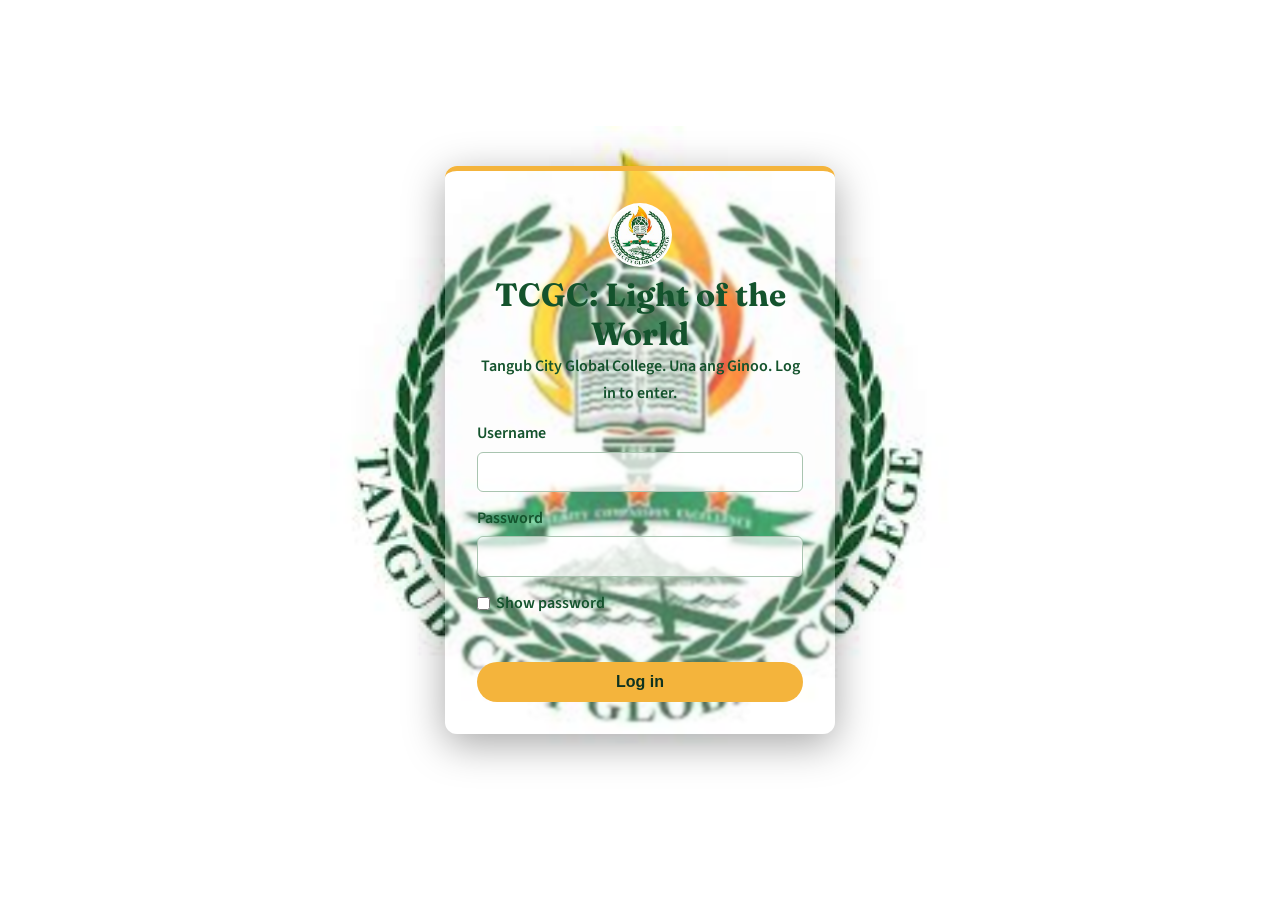
<file: index.html>
<!DOCTYPE html>
<html lang="en">
<head>
<meta charset="UTF-8">
<meta name="viewport" content="width=device-width, initial-scale=1">
<meta name="description" content="A single-page personal reflection website by a Tangub City Global College student on faith, integrity, and responsible digital citizenship.">
<title>TCGC Light of the World</title>
<link rel="stylesheet" href="https://fonts.googleapis.com/css2?family=Fraunces:wght@600&family=Source+Sans+3:wght@400;600;700&display=swap">
<link rel="stylesheet" href="style.css">
</head>
<body class="is-login">
<header id="hdr"><span class="brand"><img class="logo" src="logo.jpg" alt="TCGC logo">TCGC &middot; Light of the World</span><nav aria-label="Main"><a href="#home" data-v="home">Reflection</a><a href="#faith" data-v="faith">Faith</a><a href="#integrity" data-v="integrity">Integrity</a><a href="#digital" data-v="digital">Digital Citizenship</a><a href="#login" data-v="login">Log out</a></nav></header>
<div class="view login" id="login">
<form id="f">
<img class="logo" src="logo.jpg" alt="Tangub City Global College logo">
<h1>TCGC: Light of the World</h1>
<p>Tangub City Global College. Una ang Ginoo. Log in to enter.</p>
<label for="u">Username</label><input id="u" type="text" autocomplete="username">
<label for="p">Password</label><input id="p" type="password" autocomplete="current-password">
<label class="show"><input type="checkbox" id="sp"> Show password</label>
<div id="msg" role="alert"></div>
<button class="btn" type="submit">Log in</button>
</form>
</div>
<div class="view" id="home" data-title="Walking in the Light" hidden>
<div class="hero"><p class="tag">Page 2 &middot; Personal Reflection</p><h1>Walking in the Light</h1><p>A TCGC student's reflections on faith, integrity, and being a light online.</p></div>
<main>
<section class="reveal"><h2>Welcome</h2><p class="lead">I am Issaiah Mosses A. Caparoso, a student of Tangub City Global College. This website is my personal reflection on how faith guides what I do in school and online.</p><p>At TCGC, <b>Una ang Ginoo</b> (God First) is more than a motto. It is the first question I ask before I study, post, or reply: does this honor God and respect the people who will read it? As a follower of the Light of the World, I want my words, my work, and even my web pages to bring clarity and hope to others.</p></section>
<section class="reveal"><div class="stats"><div><b>1</b>God first</div><div><b>3</b>Core values</div><div><b>5</b>Digital habits</div><div><b>&infin;</b>Ways to shine</div></div></section>
<section class="reveal"><h2>About this project</h2><p>Light in the Web is a value-centered website that shows technology and faith working together. It has five pages: Login, Reflection, Faith, Integrity, and Digital Citizenship. My reflection essay and a weekly pledge are on this page.</p></section>
<section><h2>Daily Light</h2><blockquote class="reveal" id="verse">&ldquo;I am the light of the world.&rdquo;<cite id="vc">John 8:12</cite></blockquote><p></p><button class="btn" id="nv" type="button">Show another verse</button></section>
<section class="reveal"><h2>Reflection Essay: Walking in the Light</h2>
<p>When I first learned that my final project would be a website, I thought it was only about code. Tags, colors and layouts were the tools. But as I built this page I realized that every choice I make online says something about who I am and what I believe. For me, technology is not separate from faith. It is another place where I can choose to be a light.</p>
<p>My faith begins with <b>Una ang Ginoo</b>, putting God first. At Tangub City Global College, this is not just a phrase on a wall. It is a daily decision. When I pray before a quiz, I am not asking for a shortcut; I am asking for a calm mind and an honest heart. When I am tired or discouraged, I remember that my effort is a way of thanking Him for the chance to learn. Putting God first reminds me that my grades and achievements are not the center of my life. They are gifts to be used well and shared with others.</p>
<p>From faith comes <b>integrity</b>. Integrity means I am the same person whether a teacher is watching or not whether I am in the classroom or alone with my phone. It is easy to copy an answer or to ignore a mistake but each small compromise teaches my heart to compromise again. I want to be a student whose word can be trusted. When I admit a mistake, give credit to someone else's work, or refuse to join in gossip I practice what I believe and I become the kind of person others can rely on.</p>
<p>The same values apply to <b>digital citizenship</b>. The internet gives each of us a voice that can reach hundreds of people in seconds, and that power carries responsibility. A single comment can encourage a classmate or wound them for a long time. A single shared rumor can damage someone's name. So I try to pause before I post and ask whether it is true, kind, and necessary. I try to verify before I share and respect other people's privacy and work. Being a good digital citizen is simply loving my neighbor in the places where we meet online.</p>
<p>Jesus called His followers the light of the world, and said that a light should not be hidden. A light is not meant to show off; it is meant to help people see. This is what I hope this website does. I hope it shows how faith, integrity, and responsible technology can work together to inspire and uplift others. I know I will make mistakes, but each day is a new chance to begin again. If my words, my work, and my web pages can bring even one person a little hope, then I have walked in the light.</p>
<p><i>&mdash; Issaiah Mosses A. Caparoso, TCGC</i></p></section>
<section><h2>Explore</h2><div class="grid"><div class="card reveal"><div class="ico">&#128591;</div><h3>Faith</h3><p>How putting God first guides my life.</p><p><a class="btn alt" href="#faith">Read more</a></p></div><div class="card reveal"><div class="ico">&#9878;&#65039;</div><h3>Integrity</h3><p>Being honest and the same person everywhere.</p><p><a class="btn alt" href="#integrity">Read more</a></p></div><div class="card reveal"><div class="ico">&#127760;</div><h3>Digital Citizenship</h3><p>How I try to be a light on the internet.</p><p><a class="btn alt" href="#digital">Read more</a></p></div></div></section>
<section class="reveal pledge"><h2>My weekly pledge</h2><label><input type="checkbox"> I prayed before using social media.</label><label><input type="checkbox"> I posted something that encouraged someone.</label><label><input type="checkbox"> I walked away from an argument.</label><label><input type="checkbox"> I verified before I shared.</label><div class="bar"><i id="bar"></i></div><p id="pc">0 of 4 done</p></section>
<section class="reveal"><blockquote>Lord, make my words and my work a light for others. Una ang Ginoo. Amen.</blockquote></section>
</main>
</div>
<div class="view" id="faith" data-title="Faith in the Light of the World" hidden>
<div class="hero"><p class="tag">Page 3 &middot; Faith</p><h1>Faith in the Light of the World</h1><p>How putting God first shapes my school life, my choices, and my words.</p></div>
<main>
<section class="reveal"><h2>Una ang Ginoo</h2><p class="lead">Putting God first means making Him my starting point, not an afterthought.</p><p>Faith is not only for Sunday. When I pray before a quiz or a project, I remember that my effort is also a way of thanking Him. Jesus said He is the light of the world, and He invites His followers to carry that light to others. At TCGC, I want to carry it through how I study, serve, and speak.</p></section>
<section><h2>Four ways I practice my faith</h2><div class="grid"><div class="card reveal"><div class="ico">&#128591;</div><h3>Prayer</h3><p>I begin my day and my schoolwork by asking God for wisdom and a humble heart.</p></div><div class="card reveal"><div class="ico">&#128214;</div><h3>Scripture</h3><p>I read a verse each day and ask: how can I live this out today?</p></div><div class="card reveal"><div class="ico">&#127775;</div><h3>Gratitude</h3><p>I thank God for my family, teachers, classmates, and the chance to learn.</p></div><div class="card reveal"><div class="ico">&#129309;</div><h3>Service</h3><p>I use my skills, even my computer skills, to help others and honor Him.</p></div></div></section>
<section class="reveal"><blockquote>&ldquo;Let your light so shine before men.&rdquo;<cite>Matthew 5:16</cite></blockquote></section>
<section class="reveal"><h2>A day of walking in the light</h2><div class="timeline"><div><h3>Morning</h3><p>A short prayer asking God to guide my choices and my words.</p></div><div><h3>At school</h3><p>I do my work with joy and help a classmate when I can.</p></div><div><h3>Online</h3><p>I pause before posting and choose words that lift people up.</p></div><div><h3>Evening</h3><p>I thank God and review where I shone and where I need to grow.</p></div></div></section>
<section class="reveal"><h2>My reflection</h2><p>Faith becomes real when it changes ordinary choices. If God is first, then my grades my friendships and my posts are all places where His light can show. I may not be perfect, but I can start again each day.</p></section>
</main>
</div>
<div class="view" id="integrity" data-title="Integrity: One Person Everywhere" hidden>
<div class="hero"><p class="tag">Page 4 &middot; Integrity</p><h1>Integrity: One Person Everywhere</h1><p>Being honest and consistent in class, at home, and online, even when no one is watching.</p></div>
<main>
<section class="reveal"><h2>What integrity means to me</h2><p class="lead">Integrity is being the same person in every place and in every moment.</p><p>It is the first value on the TCGC seal. It means my words match my actions, I do the right thing when it is hard, and I take responsibility for my mistakes. A person of integrity can be trusted, and trust is a light that others can follow.</p></section>
<section><h2>Four parts of integrity</h2><div class="grid"><div class="card reveal"><div class="ico">&#9878;&#65039;</div><h3>Honesty</h3><p>I tell the truth and do my own work, even when a shortcut is easy.</p></div><div class="card reveal"><div class="ico">&#129309;</div><h3>Accountability</h3><p>I admit my mistakes and fix them instead of blaming others.</p></div><div class="card reveal"><div class="ico">&#129517;</div><h3>Consistency</h3><p>I act the same online, offline, and when I think no one sees.</p></div><div class="card reveal"><div class="ico">&#128170;</div><h3>Courage</h3><p>I say no to cheating and bullying, even if friends are doing it.</p></div></div></section>
<section class="reveal"><blockquote>&ldquo;The integrity of the upright shall guide them.&rdquo;<cite>Proverbs 11:3</cite></blockquote></section>
<section class="reveal"><h2>Integrity in school</h2><table><tr><th>Situation</th><th>The choice of integrity</th></tr><tr><td>A classmate offers answers during a quiz</td><td>Politely refuse and answer on my own</td></tr><tr><td>My group mate does less work</td><td>Talk kindly and share the work fairly</td></tr><tr><td>I made a mistake in my project</td><td>Admit it and correct it</td></tr><tr><td>I find a lost wallet</td><td>Return it to the owner or the office</td></tr></table></section>
<section><h2>Test your choices</h2>
<details open><summary>I copied code from a friend. What do I do?</summary><p>I tell my teacher honestly redo the work in my own way and learn the lesson. Honesty now protects my future.</p></details>
<details><summary>I see a classmate's private photo being shared. What do I do?</summary><p>I do not forward it. I tell the person and report it to a teacher so the harm stops.</p></details></section>
<section class="reveal"><h2>My integrity pledge</h2><p>I promise to be honest in my work, to own my mistakes, and to be the same person everywhere. Una ang Ginoo.</p></section>
</main>
</div>
<div class="view" id="digital" data-title="Responsible Digital Citizenship" hidden>
<div class="hero"><p class="tag">Page 5 &middot; Digital Citizenship</p><h1>Responsible Digital Citizenship</h1><p>Five habits that keep my online life honest and kind.</p></div>
<main>
<section class="reveal"><h2>Why it matters</h2><p class="lead">A Global Collegian carries the Light of the World everywhere, including online.</p><p>Words on the internet last longer than words spoken, and they can reach thousands of people in seconds. That power is a responsibility. I want my posts, comments, and projects to inform, encourage, and protect people.</p></section>
<section><h2>My five habits</h2>
<details open><summary>1. Think before posting</summary><p>I ask three questions: Is it true? Is it kind? Is it necessary? If one answer is no, I do not post.</p></details>
<details><summary>2. Verify before sharing</summary><p>I check the source, date, and author. Sharing a rumor, even by accident, can hurt real people.</p></details>
<details><summary>3. Give credit</summary><p>I name the creator of images, music, and ideas. Honesty in digital creation is part of integrity.</p></details>
<details><summary>4. Protect privacy</summary><p>I do not post other people's photos or personal details without permission, and I guard my own information.</p></details>
<details><summary>5. Respond with grace</summary><p>When someone is rude, I answer calmly or choose not to answer. A gentle reply can end an argument.</p></details></section>
<section><h2>What would a light-bearer do?</h2><div class="grid"><div class="card reveal"><div class="ico">&#128172;</div><h3>A classmate is being mocked in a group chat</h3><p>I do not join in. I message the classmate privately, and I report the bullying to a teacher if it continues.</p></div><div class="card reveal"><div class="ico">&#128240;</div><h3>A shocking post is going viral</h3><p>I search for a reliable source first. If it is false, I do not share it, and I kindly correct those who did.</p></div></div></section>
<section class="reveal"><h2>Do and don't</h2><table><tr><th>Do</th><th>Don't</th></tr><tr><td>Encourage and correct gently</td><td>Bully, mock, or shame</td></tr><tr><td>Share verified news</td><td>Forward rumors</td></tr><tr><td>Cite your sources</td><td>Copy others' work</td></tr><tr><td>Ask permission before tagging</td><td>Post private details</td></tr></table></section>
</main>
</div>
<footer id="ftr"><p><b>Una ang Ginoo.</b> Light in the web, light in the world.</p><p>Made by Issaiah Mosses A. Caparoso &middot; CIC 111 (Laboratory) &middot; Tangub City Global College (TCGC), Lorenzo Tan, Tangub City</p></footer>
<button id="top" aria-label="Back to top">&uarr;</button>
<script src="script.js"></script>
</body>
</html>
</file>
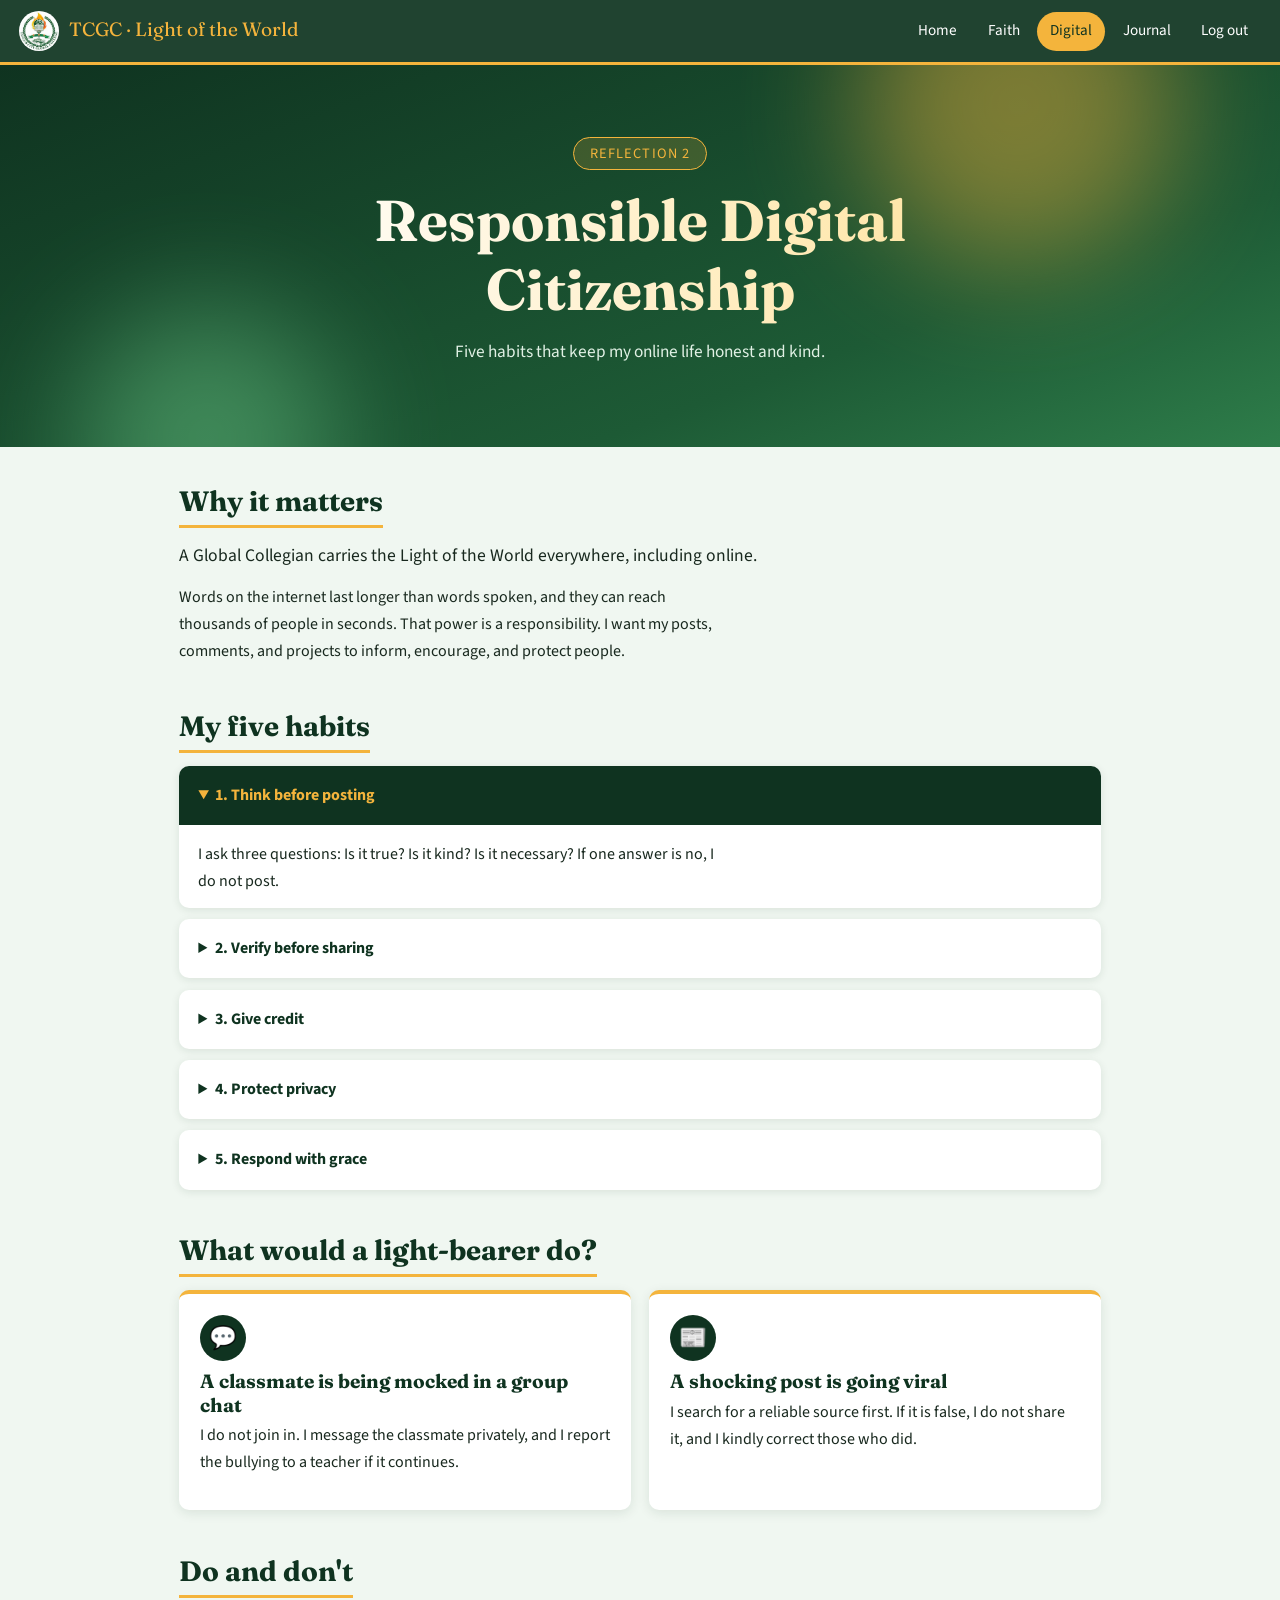
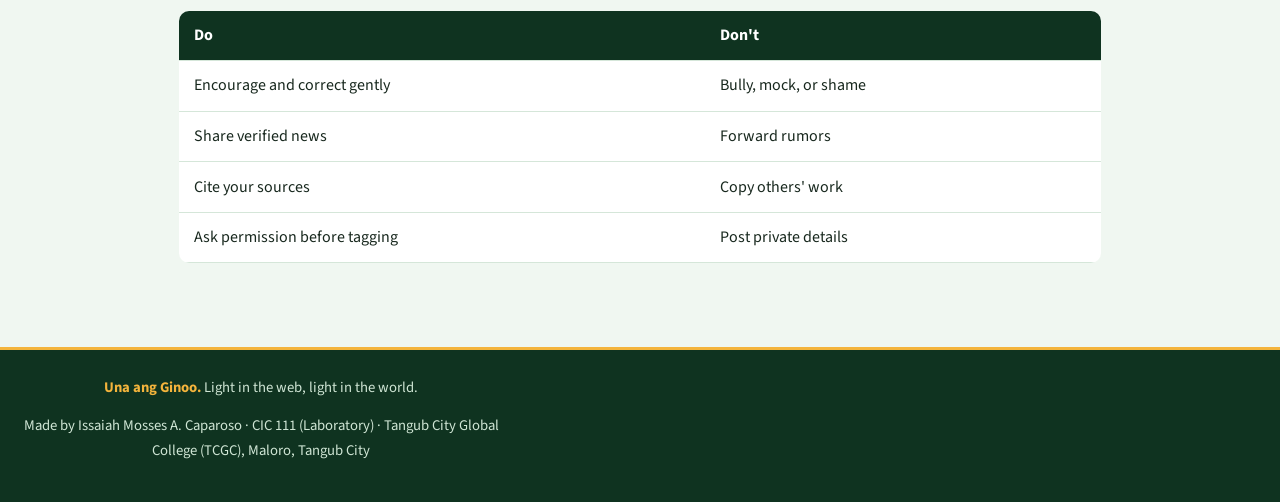
<file: digital.html>
<!DOCTYPE html>
<html lang="en">
<head>
<meta charset="UTF-8">
<meta name="viewport" content="width=device-width, initial-scale=1">
<meta name="description" content="Responsible Digital Citizenship: a personal reflection page by a TCGC student on faith, integrity, and digital citizenship.">
<title>Responsible Digital Citizenship | TCGC Light of the World</title>
<link rel="stylesheet" href="https://fonts.googleapis.com/css2?family=Fraunces:wght@600&family=Source+Sans+3:wght@400;600;700&display=swap">
<link rel="stylesheet" href="style.css">
</head>
<body data-page="digital">
<header id="hdr"><span class="brand"><img class="logo" src="logo.jpg" alt="TCGC logo">TCGC &middot; Light of the World</span><nav aria-label="Main"><a href="reflection.html">Home</a><a href="faith.html">Faith</a><a href="digital.html" class="on">Digital</a><a href="journal.html">Journal</a><a href="index.html" id="out">Log out</a></nav></header>
<div class="hero"><p class="tag">Reflection 2</p><h1>Responsible Digital Citizenship</h1><p>Five habits that keep my online life honest and kind.</p></div>
<main>
<section class="reveal"><h2>Why it matters</h2><p class="lead">A Global Collegian carries the Light of the World everywhere, including online.</p><p>Words on the internet last longer than words spoken, and they can reach thousands of people in seconds. That power is a responsibility. I want my posts, comments, and projects to inform, encourage, and protect people.</p></section>
<section><h2>My five habits</h2>
<details open><summary>1. Think before posting</summary><p>I ask three questions: Is it true? Is it kind? Is it necessary? If one answer is no, I do not post.</p></details>
<details><summary>2. Verify before sharing</summary><p>I check the source, date, and author. Sharing a rumor, even by accident, can hurt real people.</p></details>
<details><summary>3. Give credit</summary><p>I name the creator of images, music, and ideas. Honesty in digital creation is part of integrity.</p></details>
<details><summary>4. Protect privacy</summary><p>I do not post other people's photos or personal details without permission, and I guard my own information.</p></details>
<details><summary>5. Respond with grace</summary><p>When someone is rude, I answer calmly or choose not to answer. A gentle reply can end an argument.</p></details></section>
<section><h2>What would a light-bearer do?</h2><div class="grid"><div class="card reveal"><div class="ico">&#128172;</div><h3>A classmate is being mocked in a group chat</h3><p>I do not join in. I message the classmate privately, and I report the bullying to a teacher if it continues.</p></div><div class="card reveal"><div class="ico">&#128240;</div><h3>A shocking post is going viral</h3><p>I search for a reliable source first. If it is false, I do not share it, and I kindly correct those who did.</p></div></div></section>
<section class="reveal"><h2>Do and don't</h2><table><tr><th>Do</th><th>Don't</th></tr><tr><td>Encourage and correct gently</td><td>Bully, mock, or shame</td></tr><tr><td>Share verified news</td><td>Forward rumors</td></tr><tr><td>Cite your sources</td><td>Copy others' work</td></tr><tr><td>Ask permission before tagging</td><td>Post private details</td></tr></table></section>
</main>
<footer id="ftr"><p><b>Una ang Ginoo.</b> Light in the web, light in the world.</p><p>Made by Issaiah Mosses A. Caparoso &middot; CIC 111 (Laboratory) &middot; Tangub City Global College (TCGC), Maloro, Tangub City</p></footer>
<button id="top" aria-label="Back to top">&uarr;</button>
<script src="script.js"></script>
</body>
</html>
</file>
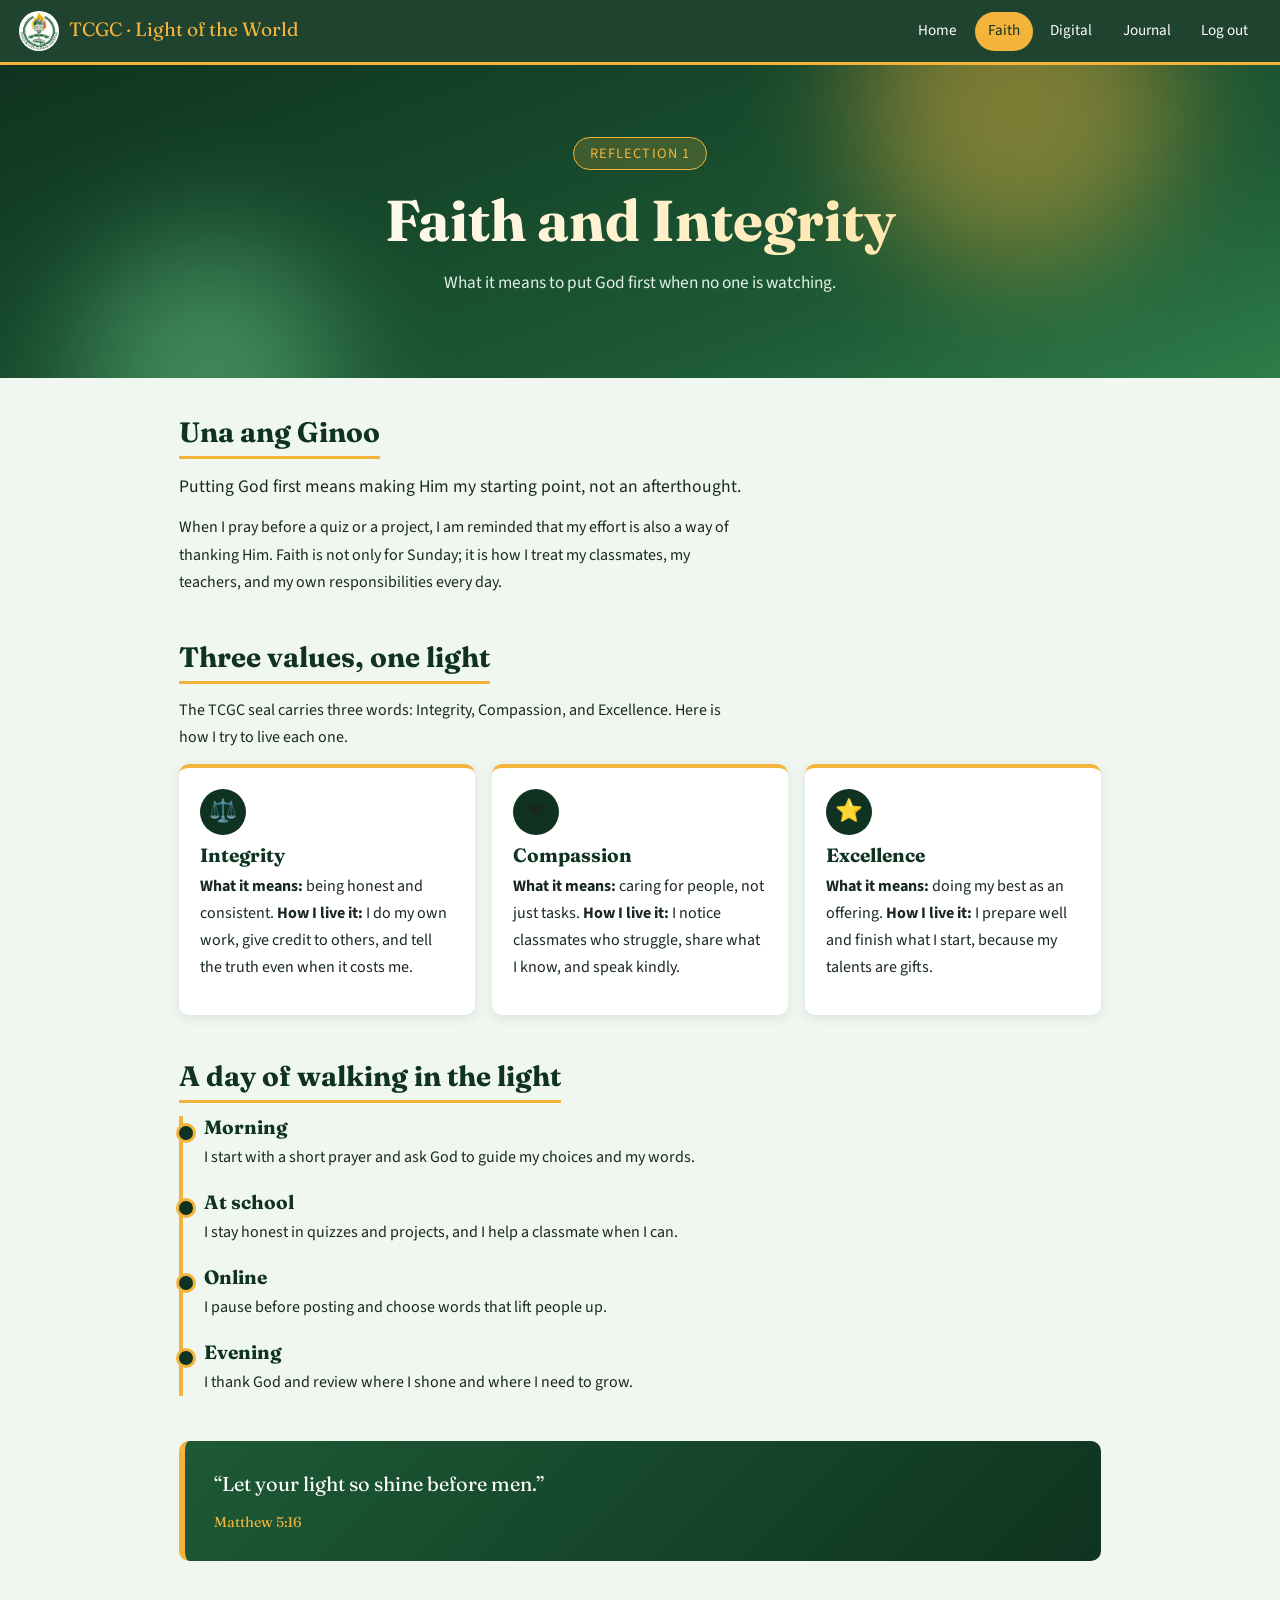
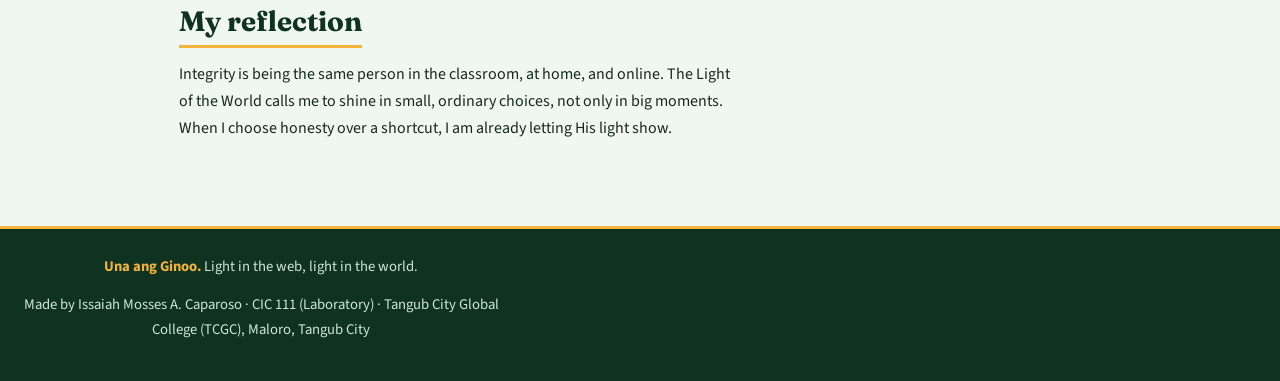
<file: faith.html>
<!DOCTYPE html>
<html lang="en">
<head>
<meta charset="UTF-8">
<meta name="viewport" content="width=device-width, initial-scale=1">
<meta name="description" content="Faith and Integrity: a personal reflection page by a TCGC student on faith, integrity, and digital citizenship.">
<title>Faith and Integrity | TCGC Light of the World</title>
<link rel="stylesheet" href="https://fonts.googleapis.com/css2?family=Fraunces:wght@600&family=Source+Sans+3:wght@400;600;700&display=swap">
<link rel="stylesheet" href="style.css">
</head>
<body data-page="faith">
<header id="hdr"><span class="brand"><img class="logo" src="logo.jpg" alt="TCGC logo">TCGC &middot; Light of the World</span><nav aria-label="Main"><a href="reflection.html">Home</a><a href="faith.html" class="on">Faith</a><a href="digital.html">Digital</a><a href="journal.html">Journal</a><a href="index.html" id="out">Log out</a></nav></header>
<div class="hero"><p class="tag">Reflection 1</p><h1>Faith and Integrity</h1><p>What it means to put God first when no one is watching.</p></div>
<main>
<section class="reveal"><h2>Una ang Ginoo</h2><p class="lead">Putting God first means making Him my starting point, not an afterthought.</p><p>When I pray before a quiz or a project, I am reminded that my effort is also a way of thanking Him. Faith is not only for Sunday; it is how I treat my classmates, my teachers, and my own responsibilities every day.</p></section>
<section><h2>Three values, one light</h2><p>The TCGC seal carries three words: Integrity, Compassion, and Excellence. Here is how I try to live each one.</p><div class="grid"><div class="card reveal"><div class="ico">&#9878;&#65039;</div><h3>Integrity</h3><p><b>What it means:</b> being honest and consistent. <b>How I live it:</b> I do my own work, give credit to others, and tell the truth even when it costs me.</p></div><div class="card reveal"><div class="ico">&#10084;&#65039;</div><h3>Compassion</h3><p><b>What it means:</b> caring for people, not just tasks. <b>How I live it:</b> I notice classmates who struggle, share what I know, and speak kindly.</p></div><div class="card reveal"><div class="ico">&#11088;</div><h3>Excellence</h3><p><b>What it means:</b> doing my best as an offering. <b>How I live it:</b> I prepare well and finish what I start, because my talents are gifts.</p></div></div></section>
<section class="reveal"><h2>A day of walking in the light</h2><div class="timeline"><div><h3>Morning</h3><p>I start with a short prayer and ask God to guide my choices and my words.</p></div><div><h3>At school</h3><p>I stay honest in quizzes and projects, and I help a classmate when I can.</p></div><div><h3>Online</h3><p>I pause before posting and choose words that lift people up.</p></div><div><h3>Evening</h3><p>I thank God and review where I shone and where I need to grow.</p></div></div></section>
<section class="reveal"><blockquote>&ldquo;Let your light so shine before men.&rdquo;<cite>Matthew 5:16</cite></blockquote></section>
<section class="reveal"><h2>My reflection</h2><p>Integrity is being the same person in the classroom, at home, and online. The Light of the World calls me to shine in small, ordinary choices, not only in big moments. When I choose honesty over a shortcut, I am already letting His light show.</p></section>
</main>
<footer id="ftr"><p><b>Una ang Ginoo.</b> Light in the web, light in the world.</p><p>Made by Issaiah Mosses A. Caparoso &middot; CIC 111 (Laboratory) &middot; Tangub City Global College (TCGC), Maloro, Tangub City</p></footer>
<button id="top" aria-label="Back to top">&uarr;</button>
<script src="script.js"></script>
</body>
</html>
</file>
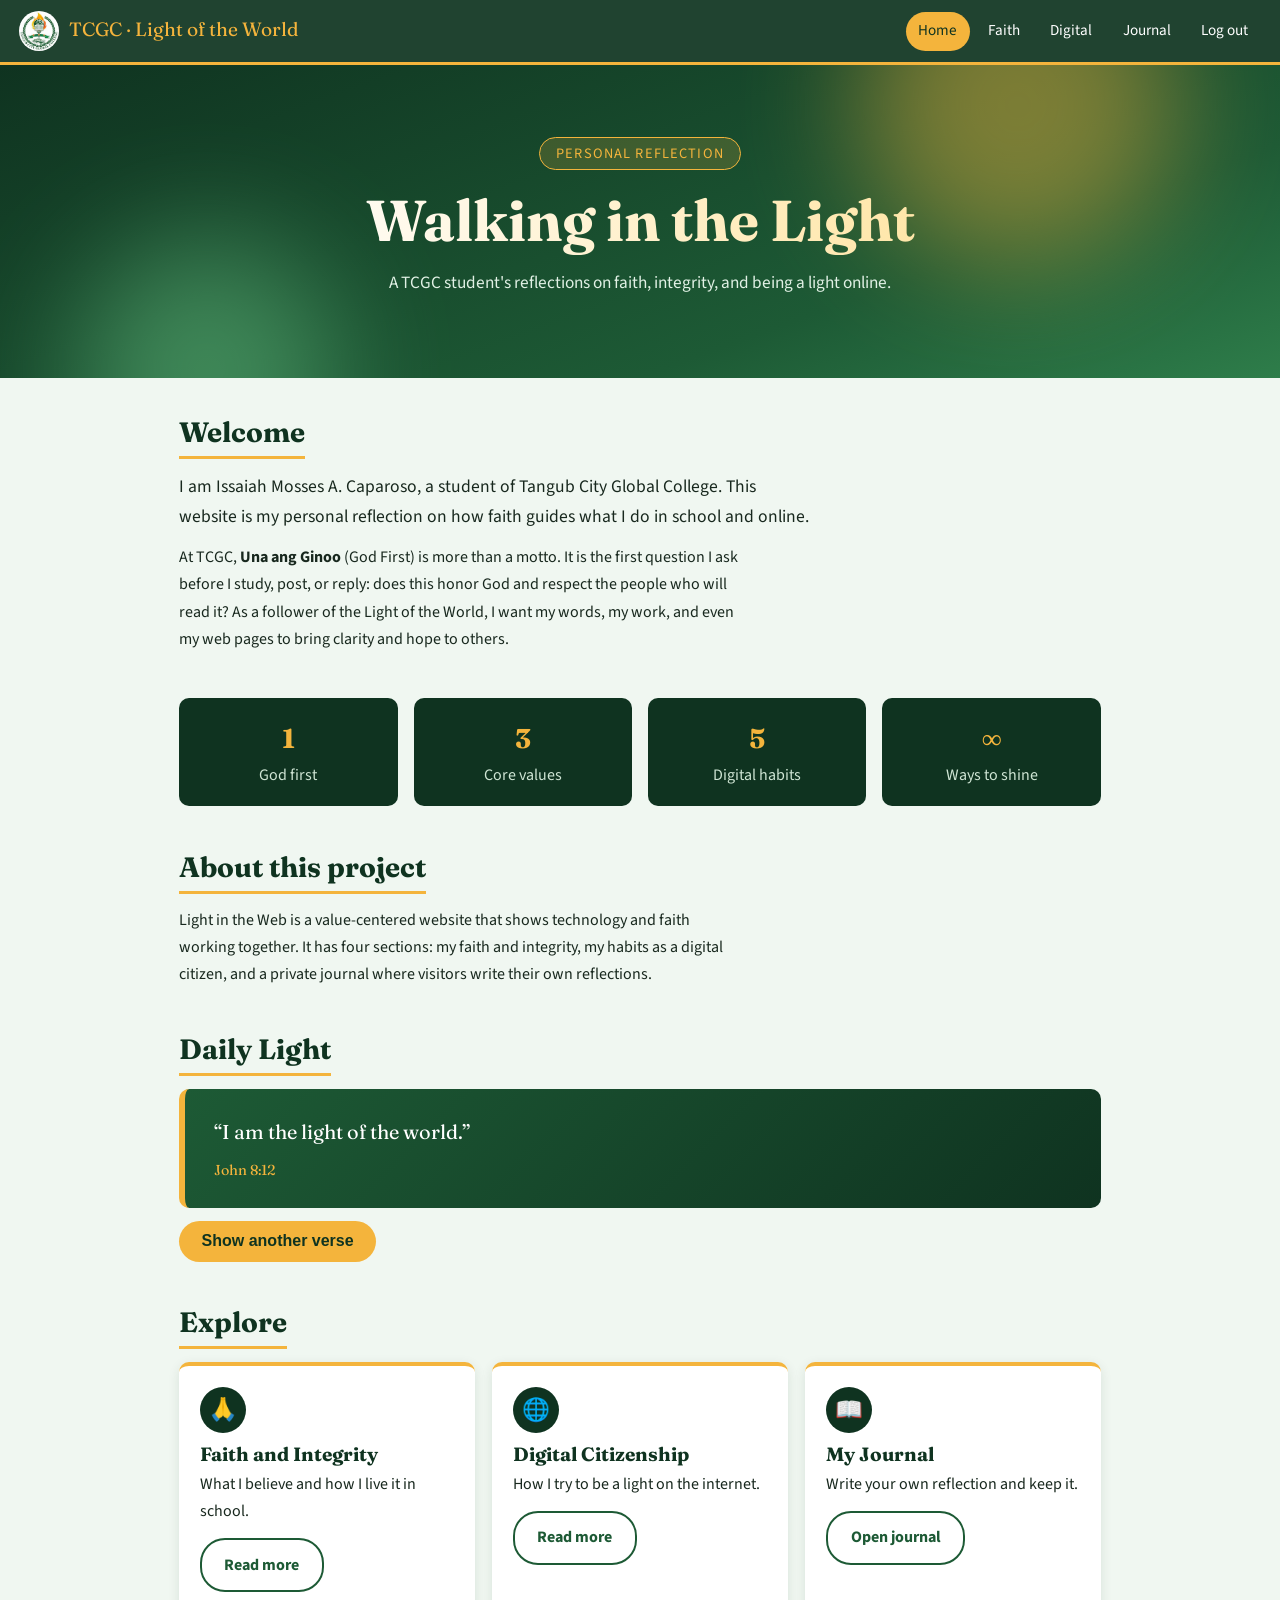
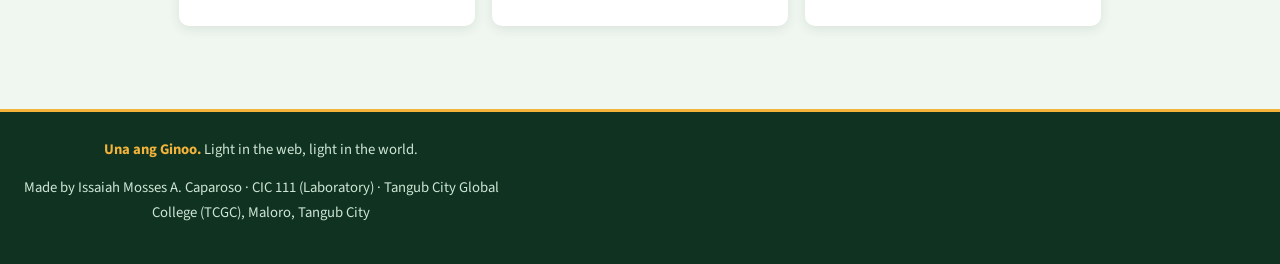
<file: reflection.html>
<!DOCTYPE html>
<html lang="en">
<head>
<meta charset="UTF-8">
<meta name="viewport" content="width=device-width, initial-scale=1">
<meta name="description" content="Walking in the Light: a personal reflection page by a TCGC student on faith, integrity, and digital citizenship.">
<title>Walking in the Light | TCGC Light of the World</title>
<link rel="stylesheet" href="https://fonts.googleapis.com/css2?family=Fraunces:wght@600&family=Source+Sans+3:wght@400;600;700&display=swap">
<link rel="stylesheet" href="style.css">
</head>
<body data-page="home">
<header id="hdr"><span class="brand"><img class="logo" src="logo.jpg" alt="TCGC logo">TCGC &middot; Light of the World</span><nav aria-label="Main"><a href="reflection.html" class="on">Home</a><a href="faith.html">Faith</a><a href="digital.html">Digital</a><a href="journal.html">Journal</a><a href="index.html" id="out">Log out</a></nav></header>
<div class="hero"><p class="tag">Personal Reflection</p><h1>Walking in the Light</h1><p>A TCGC student's reflections on faith, integrity, and being a light online.</p></div>
<main>
<section class="reveal"><h2>Welcome</h2><p class="lead">I am Issaiah Mosses A. Caparoso, a student of Tangub City Global College. This website is my personal reflection on how faith guides what I do in school and online.</p><p>At TCGC, <b>Una ang Ginoo</b> (God First) is more than a motto. It is the first question I ask before I study, post, or reply: does this honor God and respect the people who will read it? As a follower of the Light of the World, I want my words, my work, and even my web pages to bring clarity and hope to others.</p></section>
<section class="reveal"><div class="stats"><div><b>1</b>God first</div><div><b>3</b>Core values</div><div><b>5</b>Digital habits</div><div><b>&infin;</b>Ways to shine</div></div></section>
<section class="reveal"><h2>About this project</h2><p>Light in the Web is a value-centered website that shows technology and faith working together. It has four sections: my faith and integrity, my habits as a digital citizen, and a private journal where visitors write their own reflections.</p></section>
<section><h2>Daily Light</h2><blockquote class="reveal" id="verse">&ldquo;I am the light of the world.&rdquo;<cite id="vc">John 8:12</cite></blockquote><p></p><button class="btn" id="nv" type="button">Show another verse</button></section>
<section><h2>Explore</h2><div class="grid"><div class="card reveal"><div class="ico">&#128591;</div><h3>Faith and Integrity</h3><p>What I believe and how I live it in school.</p><p><a class="btn alt" href="faith.html">Read more</a></p></div><div class="card reveal"><div class="ico">&#127760;</div><h3>Digital Citizenship</h3><p>How I try to be a light on the internet.</p><p><a class="btn alt" href="digital.html">Read more</a></p></div><div class="card reveal"><div class="ico">&#128214;</div><h3>My Journal</h3><p>Write your own reflection and keep it.</p><p><a class="btn alt" href="journal.html">Open journal</a></p></div></div></section>
</main>
<footer id="ftr"><p><b>Una ang Ginoo.</b> Light in the web, light in the world.</p><p>Made by Issaiah Mosses A. Caparoso &middot; CIC 111 (Laboratory) &middot; Tangub City Global College (TCGC), Maloro, Tangub City</p></footer>
<button id="top" aria-label="Back to top">&uarr;</button>
<script src="script.js"></script>
</body>
</html>
</file>
<file: style.css>
:root{--night:#0f3320;--deep:#1d5a35;--leaf:#2e7d4a;--gold:#f4b43c;--ink:#18281e;--mist:#f0f7f1;--white:#fff}
*{box-sizing:border-box;margin:0;padding:0}
html{scroll-behavior:smooth}
body{font-family:"Source Sans 3",Arial,sans-serif;color:var(--ink);background:var(--mist);line-height:1.7}
h1,h2,h3{font-family:Fraunces,Georgia,serif;line-height:1.2;color:var(--night)}
header{position:sticky;top:0;z-index:20;background:rgba(15,51,32,.92);backdrop-filter:blur(8px);color:var(--white);padding:.7rem 1.2rem;display:flex;flex-wrap:wrap;align-items:center;justify-content:space-between;gap:.5rem;border-bottom:3px solid var(--gold)}
.brand{font-family:Fraunces,Georgia,serif;font-size:1.2rem;color:var(--gold)}
.logo{height:40px;width:40px;border-radius:50%;background:#fff;vertical-align:middle;margin-right:.6rem;object-fit:cover}
nav{display:flex;flex-wrap:wrap;gap:.3rem}
nav a{color:var(--white);text-decoration:none;padding:.4rem .8rem;border-radius:20px;font-size:.95rem;transition:.2s}
nav a:hover,nav a.on{background:var(--gold);color:var(--night)}
a:focus-visible,button:focus-visible,input:focus-visible,summary:focus-visible,textarea:focus-visible{outline:3px solid var(--gold);outline-offset:2px}
.hero{position:relative;overflow:hidden;background:linear-gradient(160deg,var(--night),var(--deep) 70%,var(--leaf));color:var(--white);padding:4.5rem 1.2rem 5rem;text-align:center}
.hero::before,.hero::after{content:"";position:absolute;border-radius:50%;filter:blur(60px);opacity:.45;animation:float 9s ease-in-out infinite}
.hero::before{width:320px;height:320px;background:var(--gold);top:-120px;right:8%}
.hero::after{width:260px;height:260px;background:#6fd08c;bottom:-120px;left:6%;animation-delay:-4s}
.hero>*{position:relative;z-index:1}
.hero h1{font-size:clamp(2.1rem,6vw,3.6rem);max-width:20ch;margin:0 auto .8rem;background:linear-gradient(90deg,#fff,#ffe29a);-webkit-background-clip:text;background-clip:text;color:transparent}
.hero p{max-width:60ch;margin:0 auto;color:#e1f1e5;font-size:1.08rem}
.tag{display:inline-block;background:rgba(244,180,60,.18);border:1px solid var(--gold);color:var(--gold)!important;padding:.2rem 1rem;border-radius:20px;font-size:.9rem!important;letter-spacing:.08em;text-transform:uppercase;margin-bottom:1rem!important}
@keyframes float{50%{transform:translate(20px,26px)}}
main{max-width:960px;margin:0 auto;padding:2.4rem 1.2rem}
section{margin-bottom:2.8rem}
h2{font-size:1.75rem;margin-bottom:.8rem;padding-bottom:.4rem;border-bottom:3px solid var(--gold);display:inline-block}
h3{font-size:1.2rem;margin-bottom:.35rem}
p{margin-bottom:.8rem;max-width:70ch}
.lead{font-size:1.1rem}
.grid{display:grid;grid-template-columns:repeat(auto-fit,minmax(250px,1fr));gap:1.1rem}
.card{background:var(--white);border-top:4px solid var(--gold);padding:1.3rem;border-radius:10px;box-shadow:0 3px 12px rgba(15,51,32,.10);transition:transform .25s,box-shadow .25s}
.card:hover{transform:translateY(-5px);box-shadow:0 10px 24px rgba(15,51,32,.18)}
.ico{display:flex;align-items:center;justify-content:center;width:46px;height:46px;border-radius:50%;background:var(--night);font-size:1.4rem;margin-bottom:.6rem}
.stats{display:grid;grid-template-columns:repeat(auto-fit,minmax(150px,1fr));gap:1rem;text-align:center}
.stats div{background:var(--night);color:#cfe5d4;padding:1.1rem;border-radius:10px}
.stats b{display:block;font-family:Fraunces,Georgia,serif;font-size:1.7rem;color:var(--gold)}
blockquote{background:linear-gradient(135deg,var(--deep),var(--night));color:var(--white);padding:1.6rem 1.8rem;border-radius:10px;border-left:6px solid var(--gold);font-family:Fraunces,Georgia,serif;font-size:1.25rem}
blockquote cite{display:block;margin-top:.6rem;font-size:.9rem;color:var(--gold);font-style:normal}
.btn{display:inline-block;background:var(--gold);color:var(--night);border:0;padding:.7rem 1.4rem;border-radius:25px;font-weight:700;font-size:1rem;cursor:pointer;text-decoration:none;transition:.2s}
.btn:hover{background:#ffd679;transform:translateY(-2px)}
.btn.alt{background:transparent;border:2px solid var(--deep);color:var(--deep)}
ul.clean{padding-left:1.2rem}
ul.clean li{margin-bottom:.45rem}
.timeline{border-left:4px solid var(--gold);padding-left:1.3rem}
.timeline div{margin-bottom:1.2rem;position:relative}
.timeline div::before{content:"";position:absolute;left:-1.78rem;top:.45rem;width:14px;height:14px;border-radius:50%;background:var(--night);border:3px solid var(--gold)}
details{background:var(--white);border-radius:10px;margin-bottom:.7rem;box-shadow:0 2px 8px rgba(15,51,32,.10);overflow:hidden}
summary{cursor:pointer;padding:1rem 1.2rem;font-weight:700;color:var(--night)}
details[open] summary{background:var(--night);color:var(--gold)}
details p{padding:1rem 1.2rem 0}
table{width:100%;border-collapse:collapse;background:var(--white);border-radius:10px;overflow:hidden}
th,td{padding:.7rem .9rem;text-align:left;border-bottom:1px solid #d5e6d9}
th{background:var(--night);color:var(--white)}
textarea{width:100%;padding:.8rem;border:1px solid #a9c4b0;border-radius:8px;font:inherit}
.chips{display:flex;flex-wrap:wrap;gap:.5rem;margin-bottom:.8rem}
.chip{background:#dcefe1;border:1px solid var(--leaf);color:var(--night);padding:.3rem .8rem;border-radius:20px;cursor:pointer;font:inherit;font-size:.9rem}
.chip:hover{background:var(--gold)}
.entry{background:var(--white);border-left:5px solid var(--gold);padding:.8rem 1rem;border-radius:6px;margin-bottom:.6rem;display:flex;justify-content:space-between;gap:1rem}
.entry small{display:block;color:#5b6f61}
.entry button{background:none;border:0;color:#b3261e;cursor:pointer;font-size:.9rem}
.bar{height:14px;background:#d5e6d9;border-radius:10px;overflow:hidden;margin:.5rem 0}
.bar i{display:block;height:100%;width:0;background:linear-gradient(90deg,var(--leaf),var(--gold));transition:width .4s}
.pledge label{display:block;background:var(--white);padding:.7rem 1rem;border-radius:8px;margin-bottom:.5rem;cursor:pointer}
.reveal{opacity:0;transform:translateY(22px);transition:opacity .7s,transform .7s}
.reveal.in{opacity:1;transform:none}
#top{position:fixed;right:1rem;bottom:1rem;width:44px;height:44px;border-radius:50%;border:0;background:var(--gold);color:var(--night);font-size:1.2rem;cursor:pointer;box-shadow:0 4px 12px rgba(0,0,0,.3);display:none}
footer{background:var(--night);color:#cfe5d4;text-align:center;padding:1.6rem 1rem;font-size:.92rem;border-top:3px solid var(--gold)}
footer b{color:var(--gold)}
.login{min-height:100vh;display:flex;align-items:center;justify-content:center;background:url(logo.jpg) center 45%/min(95vw,620px) no-repeat,#fff;padding:1.2rem}
.login form{background:rgba(255,255,255,.25);backdrop-filter:blur(1px);box-shadow:0 10px 40px rgba(0,0,0,.35);padding:2rem;border-radius:12px;width:100%;max-width:390px;border-top:5px solid var(--gold)}
.login .logo{display:block;height:64px;width:64px;margin:0 auto .6rem}
.login h1,.login p{text-align:center;margin-left:auto;margin-right:auto}
.login label{display:block;font-weight:600;margin:.8rem 0 .25rem}
.login input[type=text],.login input[type=password]{background:rgba(255,255,255,.7);width:100%;padding:.65rem;border:1px solid #a9c4b0;border-radius:6px;font-size:1rem}
.login .show{font-weight:400;display:flex;gap:.4rem;align-items:center}
.login .btn{width:100%;margin-top:1rem}
#msg{color:#b3261e;min-height:1.3rem;margin-top:.5rem;font-size:.95rem}
@media(prefers-reduced-motion:reduce){*{animation:none!important;transition:none!important}.reveal{opacity:1;transform:none}}
.view[hidden]{display:none}
.is-login #hdr,.is-login #ftr,.is-login #top{display:none!important}

.login h1{color:#14532d}
.login p,.login label,.login .show{color:#14532d;font-weight:600}
.login input[type=text],.login input[type=password]{color:#14532d}
</file>
